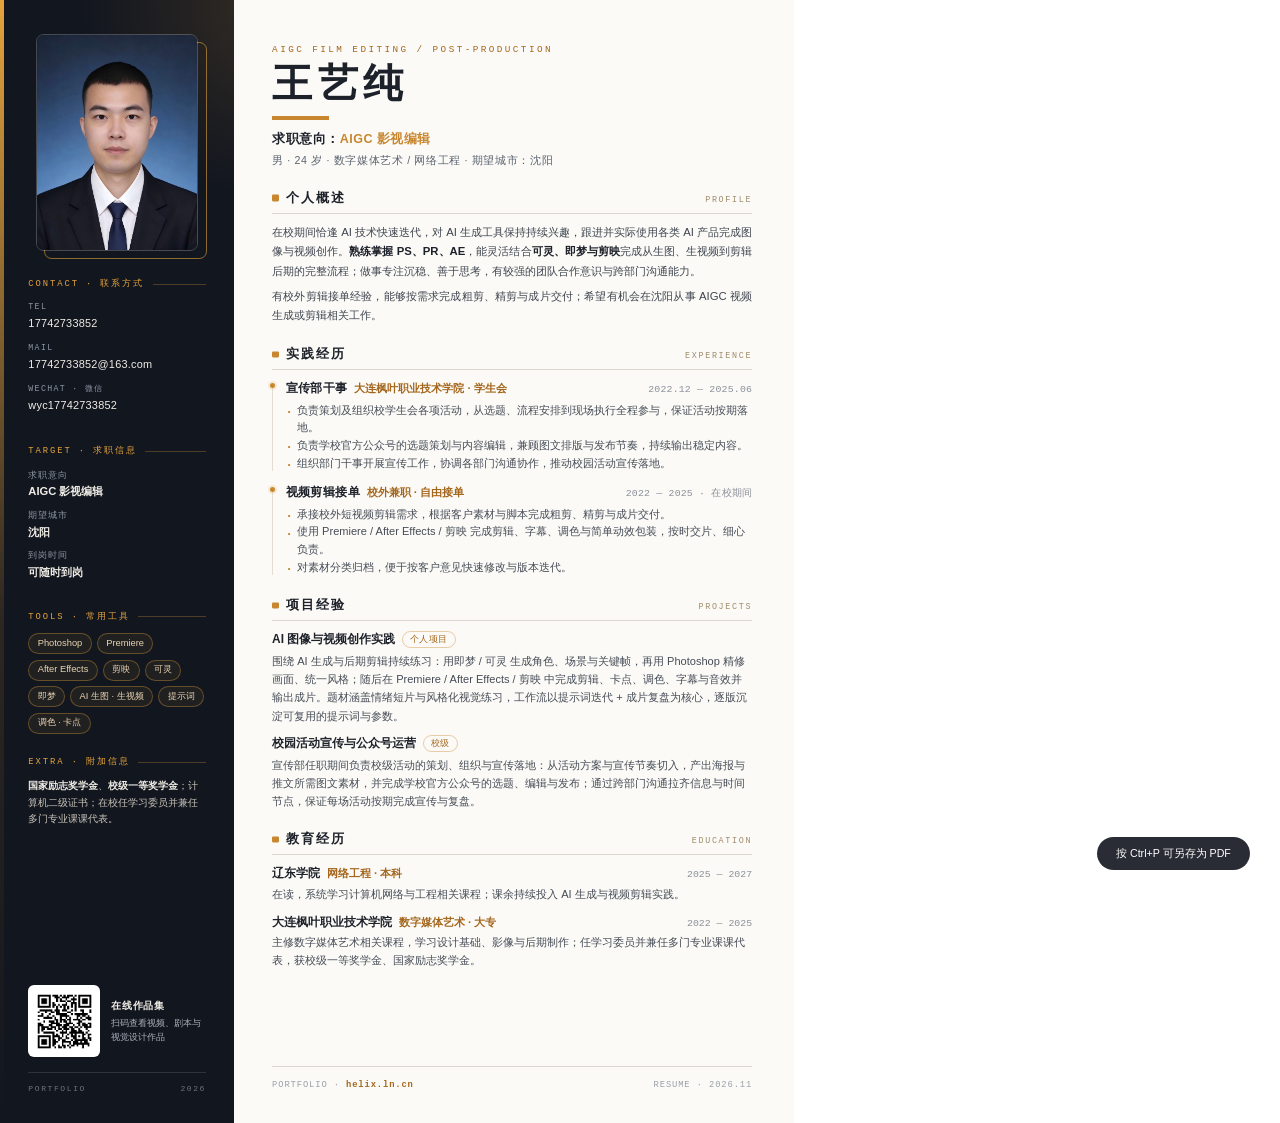
<file: resume.html>
<!DOCTYPE html>
<html lang="zh-CN">
<head>
<meta charset="UTF-8">
<meta http-equiv="Cache-Control" content="no-cache, no-store, must-revalidate">
<meta http-equiv="Pragma" content="no-cache">
<meta http-equiv="Expires" content="0">
<title>王艺纯 · 简历</title>
<style>
  :root{
    --ink:#12161f;
    --ink-2:#1a1f2a;
    --paper:#fbfaf7;
    --text:#1d2129;
    --muted:#5c6470;
    --faint:#8a8f99;
    --amber:#c8872f;
    --amber-soft:#e5a33c;
    --line:#ddd8cf;
    --serif:"SimSun","Songti SC","Noto Serif SC",serif;
    --sans:"Microsoft YaHei","PingFang SC","Noto Sans SC",sans-serif;
    --mono:"Consolas","SF Mono",monospace;
  }
  *{margin:0;padding:0;box-sizing:border-box}
  @page{size:A4;margin:0}
  html,body{width:210mm;height:297mm;background:#fff;
    -webkit-print-color-adjust:exact;print-color-adjust:exact}
  body{font-family:var(--sans);color:var(--text);font-size:8.6pt;line-height:1.62}
  ul{list-style:none}

  .page{width:210mm;height:297mm;display:flex;background:var(--paper);overflow:hidden}

  /* ================= 左侧深色栏 ================= */
  .side{
    width:62mm;flex:none;background:var(--ink);color:#e9e5dd;
    padding:9mm 7.5mm 7mm;position:relative;overflow:hidden;
    display:flex;flex-direction:column;
  }
  .side::before{
    content:"";position:absolute;width:120mm;height:120mm;border-radius:50%;
    right:-72mm;top:-60mm;
    background:radial-gradient(circle,rgba(229,163,60,.16),rgba(229,163,60,0) 62%);
  }
  .side::after{
    content:"";position:absolute;left:0;top:0;bottom:0;width:1.1mm;
    background:linear-gradient(180deg,var(--amber-soft),rgba(200,135,47,.15) 55%,transparent);
  }
  .side > *{position:relative;z-index:1}

  .photo-wrap{position:relative;width:43mm;margin:0 auto 7mm}
  .photo-wrap::before{
    content:"";position:absolute;inset:2.2mm -2.2mm -2.2mm 2.2mm;
    border:.45mm solid rgba(229,163,60,.6);border-radius:2mm;
  }
  .photo{
    position:relative;width:43mm;height:57.3mm;object-fit:cover;object-position:center 22%;
    border-radius:2mm;border:.35mm solid rgba(255,255,255,.22);display:block;
  }

  .side-block{margin-bottom:5.6mm}
  .side-label{
    font-family:var(--mono);font-size:6.6pt;letter-spacing:.22em;color:var(--amber-soft);
    display:flex;align-items:center;gap:2.2mm;margin-bottom:2.4mm;
  }
  .side-label::after{content:"";height:.3mm;flex:1;background:rgba(229,163,60,.28)}

  .contact-line{margin-bottom:2.2mm;display:flex;flex-direction:column;gap:.4mm}
  .contact-k{font-family:var(--mono);font-size:6.2pt;letter-spacing:.16em;color:#8d95a3}
  .contact-v{font-size:8.2pt;color:#f0ede6;letter-spacing:.02em}

  .fact{margin-bottom:2mm}
  .fact-k{font-size:6.8pt;color:#8d95a3;letter-spacing:.08em}
  .fact-v{font-size:8.4pt;color:#f0ede6;font-weight:600}

  .chips{display:flex;flex-wrap:wrap;gap:1.4mm}
  .chip{
    font-size:7pt;line-height:1.5;padding:.7mm 2.2mm;border-radius:999px;
    color:#e8d4b4;border:.25mm solid rgba(229,163,60,.35);background:rgba(229,163,60,.07);
  }
  .side-note{font-size:7.6pt;color:#c9c4ba;line-height:1.62}
  .side-note b{color:#f0ede6;font-weight:600}

  .qr-block{margin-top:auto;padding-top:4mm}
  .qr-row{display:flex;align-items:center;gap:3mm}
  .qr-tile{background:#fff;padding:1.4mm;border-radius:1.6mm;width:19mm;height:19mm;flex:none}
  .qr-tile img{width:100%;height:100%;display:block}
  .qr-text{font-size:6.9pt;color:#aab0bb;line-height:1.55}
  .qr-text b{display:block;color:#f0ede6;font-size:7.6pt;letter-spacing:.06em;margin-bottom:.6mm}
  .side-foot{
    margin-top:4mm;padding-top:2.6mm;border-top:.25mm solid rgba(255,255,255,.12);
    font-family:var(--mono);font-size:6pt;letter-spacing:.2em;color:#6d7480;
    display:flex;justify-content:space-between;
  }

  /* ================= 右侧主内容 ================= */
  .main{
    width:148mm;flex:none;background:var(--paper);
    padding:11mm 11mm 8mm 10mm;display:flex;flex-direction:column;
  }
  .kicker{
    font-family:var(--mono);font-size:7pt;letter-spacing:.26em;color:#a4661c;
    text-transform:uppercase;
  }
  .name{
    font-family:var(--serif);font-size:30pt;font-weight:700;letter-spacing:.14em;
    line-height:1.15;margin-top:1.2mm;
  }
  .name-rule{width:15mm;height:1.1mm;background:var(--amber);margin:2.2mm 0 2.4mm}
  .headline{font-size:9.4pt;font-weight:700;letter-spacing:.04em}
  .headline span{color:var(--amber)}
  .meta{font-size:8pt;color:var(--muted);margin-top:.8mm;letter-spacing:.06em}

  .sec{margin-top:4.6mm}
  .sec-head{display:flex;align-items:baseline;gap:2mm;border-bottom:.25mm solid var(--line);
    padding-bottom:1.2mm;margin-bottom:2.4mm}
  .sec-mark{width:1.7mm;height:1.7mm;background:var(--amber);border-radius:.3mm;flex:none;transform:translateY(-.15mm)}
  .sec-cn{font-size:10pt;font-weight:700;letter-spacing:.16em}
  .sec-en{font-family:var(--mono);font-size:6.3pt;letter-spacing:.2em;color:#a08b6a;margin-left:auto;text-transform:uppercase}

  .para{font-size:8.5pt;color:#3f454f;line-height:1.72;text-align:justify}
  .para + .para{margin-top:1.4mm}
  .para b{color:var(--text)}

  .job{position:relative;padding-left:3.6mm;margin-bottom:2.8mm}
  .job:last-child{margin-bottom:0}
  .job::before{content:"";position:absolute;left:0;top:1mm;bottom:.4mm;width:.28mm;background:#e4ddd2}
  .job::after{content:"";position:absolute;left:-.55mm;top:.9mm;width:1.4mm;height:1.4mm;border-radius:50%;
    background:var(--amber);box-shadow:0 0 0 .55mm rgba(200,135,47,.14)}
  .job-head{display:flex;align-items:baseline;gap:1.8mm;flex-wrap:wrap}
  .job-role{font-size:9.1pt;font-weight:700;letter-spacing:.03em}
  .job-org{font-size:8.4pt;color:#a4661c;font-weight:600}
  .job-date{font-family:var(--mono);font-size:7.4pt;color:var(--faint);margin-left:auto;white-space:nowrap;letter-spacing:.02em}
  .job ul{margin-top:.8mm}
  .job li{position:relative;padding-left:3mm;font-size:8.3pt;color:#464c56;line-height:1.6}
  .job li::before{content:"·";position:absolute;left:.4mm;top:-.2mm;color:var(--amber);font-weight:700;font-size:10pt}

  .proj{margin-bottom:2.4mm}
  .proj:last-child{margin-bottom:0}
  .proj-title{font-size:8.9pt;font-weight:700;display:flex;align-items:center;gap:1.8mm}
  .proj-title .badge{
    font-size:6.4pt;font-weight:400;color:#a4661c;border:.25mm solid rgba(200,135,47,.4);
    border-radius:999px;padding:.2mm 1.8mm;letter-spacing:.06em;
  }
  .proj p{font-size:8.3pt;color:#464c56;line-height:1.66;margin-top:.6mm}

  .edu{margin-bottom:2.4mm}
  .edu:last-child{margin-bottom:0}
  .edu-head{display:flex;align-items:baseline;gap:1.8mm;flex-wrap:wrap}
  .edu-school{font-size:8.9pt;font-weight:700}
  .edu-major{font-size:8.4pt;color:#a4661c;font-weight:600}
  .edu-date{font-family:var(--mono);font-size:7.4pt;color:var(--faint);margin-left:auto}
  .edu p{font-size:8.3pt;color:#464c56;line-height:1.62;margin-top:.6mm}

  .main-foot{
    margin-top:auto;padding-top:3mm;border-top:.25mm solid var(--line);
    display:flex;justify-content:space-between;align-items:baseline;
    font-family:var(--mono);font-size:6.6pt;letter-spacing:.1em;color:#9aa0aa;
  }
  .main-foot b{color:#a4661c;font-weight:600}
  .print-tip{position:fixed;right:8mm;bottom:8mm;background:#12161f;color:#fff;font-size:8pt;
    padding:2mm 5mm;border-radius:99px;opacity:.9}
  @media print{.print-tip{display:none}}
</style>
</head>
<body>
<div class="print-tip">按 Ctrl+P 可另存为 PDF</div>
<div class="page">

  <aside class="side">
    <div class="photo-wrap">
      <img class="photo" src="assets/证件照.jpg" alt="王艺纯证件照">
    </div>

    <div class="side-block">
      <div class="side-label">CONTACT · 联系方式</div>
      <div class="contact-line"><span class="contact-k">TEL</span><span class="contact-v">17742733852</span></div>
      <div class="contact-line"><span class="contact-k">MAIL</span><span class="contact-v">17742733852@163.com</span></div>
      <div class="contact-line"><span class="contact-k">WECHAT · 微信</span><span class="contact-v">wyc17742733852</span></div>
    </div>

    <div class="side-block">
      <div class="side-label">TARGET · 求职信息</div>
      <div class="fact"><div class="fact-k">求职意向</div><div class="fact-v">AIGC 影视编辑</div></div>
      <div class="fact"><div class="fact-k">期望城市</div><div class="fact-v">沈阳</div></div>
      <div class="fact"><div class="fact-k">到岗时间</div><div class="fact-v">可随时到岗</div></div>
    </div>

    <div class="side-block">
      <div class="side-label">TOOLS · 常用工具</div>
      <div class="chips">
        <span class="chip">Photoshop</span><span class="chip">Premiere</span><span class="chip">After Effects</span>
        <span class="chip">剪映</span><span class="chip">可灵</span><span class="chip">即梦</span>
        <span class="chip">AI 生图 · 生视频</span><span class="chip">提示词</span><span class="chip">调色 · 卡点</span>
      </div>
    </div>

    <div class="side-block">
      <div class="side-label">EXTRA · 附加信息</div>
      <div class="side-note"><b>国家励志奖学金</b>、<b>校级一等奖学金</b>；计算机二级证书；在校任学习委员并兼任多门专业课课代表。</div>
    </div>

    <div class="qr-block">
      <div class="qr-row">
        <div class="qr-tile"><img src="assets/qr-portfolio.png" alt="作品集二维码"></div>
        <div class="qr-text"><b>在线作品集</b>扫码查看视频、剧本与视觉设计作品</div>
      </div>
      <div class="side-foot"><span>PORTFOLIO</span><span>2026</span></div>
    </div>
  </aside>

  <main class="main">
    <div class="kicker">AIGC Film Editing / Post-Production</div>
    <h1 class="name">王艺纯</h1>
    <div class="name-rule"></div>
    <div class="headline">求职意向：<span>AIGC 影视编辑</span></div>
    <div class="meta">男 · 24 岁 · 数字媒体艺术 / 网络工程 · 期望城市：沈阳</div>

    <section class="sec">
      <div class="sec-head"><span class="sec-mark"></span><span class="sec-cn">个人概述</span><span class="sec-en">Profile</span></div>
      <p class="para">在校期间恰逢 AI 技术快速迭代，对 AI 生成工具保持持续兴趣，跟进并实际使用各类 AI 产品完成图像与视频创作。<b>熟练掌握 PS、PR、AE</b>，能灵活结合<b>可灵、即梦与剪映</b>完成从生图、生视频到剪辑后期的完整流程；做事专注沉稳、善于思考，有较强的团队合作意识与跨部门沟通能力。</p>
      <p class="para">有校外剪辑接单经验，能够按需求完成粗剪、精剪与成片交付；希望有机会在沈阳从事 AIGC 视频生成或剪辑相关工作。</p>
    </section>

    <section class="sec">
      <div class="sec-head"><span class="sec-mark"></span><span class="sec-cn">实践经历</span><span class="sec-en">Experience</span></div>

      <div class="job">
        <div class="job-head">
          <span class="job-role">宣传部干事</span>
          <span class="job-org">大连枫叶职业技术学院 · 学生会</span>
          <span class="job-date">2022.12 — 2025.06</span>
        </div>
        <ul>
          <li>负责策划及组织校学生会各项活动，从选题、流程安排到现场执行全程参与，保证活动按期落地。</li>
          <li>负责学校官方公众号的选题策划与内容编辑，兼顾图文排版与发布节奏，持续输出稳定内容。</li>
          <li>组织部门干事开展宣传工作，协调各部门沟通协作，推动校园活动宣传落地。</li>
        </ul>
      </div>

      <div class="job">
        <div class="job-head">
          <span class="job-role">视频剪辑接单</span>
          <span class="job-org">校外兼职 · 自由接单</span>
          <span class="job-date">2022 — 2025 · 在校期间</span>
        </div>
        <ul>
          <li>承接校外短视频剪辑需求，根据客户素材与脚本完成粗剪、精剪与成片交付。</li>
          <li>使用 Premiere / After Effects / 剪映 完成剪辑、字幕、调色与简单动效包装，按时交片、细心负责。</li>
          <li>对素材分类归档，便于按客户意见快速修改与版本迭代。</li>
        </ul>
      </div>
    </section>

    <section class="sec">
      <div class="sec-head"><span class="sec-mark"></span><span class="sec-cn">项目经验</span><span class="sec-en">Projects</span></div>
      <div class="proj">
        <div class="proj-title">AI 图像与视频创作实践 <span class="badge">个人项目</span></div>
        <p>围绕 AI 生成与后期剪辑持续练习：用即梦 / 可灵 生成角色、场景与关键帧，再用 Photoshop 精修画面、统一风格；随后在 Premiere / After Effects / 剪映 中完成剪辑、卡点、调色、字幕与音效并输出成片。题材涵盖情绪短片与风格化视觉练习，工作流以提示词迭代 + 成片复盘为核心，逐版沉淀可复用的提示词与参数。</p>
      </div>
      <div class="proj">
        <div class="proj-title">校园活动宣传与公众号运营 <span class="badge">校级</span></div>
        <p>宣传部任职期间负责校级活动的策划、组织与宣传落地：从活动方案与宣传节奏切入，产出海报与推文所需图文素材，并完成学校官方公众号的选题、编辑与发布；通过跨部门沟通拉齐信息与时间节点，保证每场活动按期完成宣传与复盘。</p>
      </div>
    </section>

    <section class="sec">
      <div class="sec-head"><span class="sec-mark"></span><span class="sec-cn">教育经历</span><span class="sec-en">Education</span></div>
      <div class="edu">
        <div class="edu-head">
          <span class="edu-school">辽东学院</span>
          <span class="edu-major">网络工程 · 本科</span>
          <span class="edu-date">2025 — 2027</span>
        </div>
        <p>在读，系统学习计算机网络与工程相关课程；课余持续投入 AI 生成与视频剪辑实践。</p>
      </div>
      <div class="edu">
        <div class="edu-head">
          <span class="edu-school">大连枫叶职业技术学院</span>
          <span class="edu-major">数字媒体艺术 · 大专</span>
          <span class="edu-date">2022 — 2025</span>
        </div>
        <p>主修数字媒体艺术相关课程，学习设计基础、影像与后期制作；任学习委员并兼任多门专业课课代表，获校级一等奖学金、国家励志奖学金。</p>
      </div>
    </section>

    <div class="main-foot">
      <span>PORTFOLIO · <b>helix.ln.cn</b></span>
      <span>RESUME · 2026.11</span>
    </div>
  </main>
</div>
</body>
</html>
</file>
